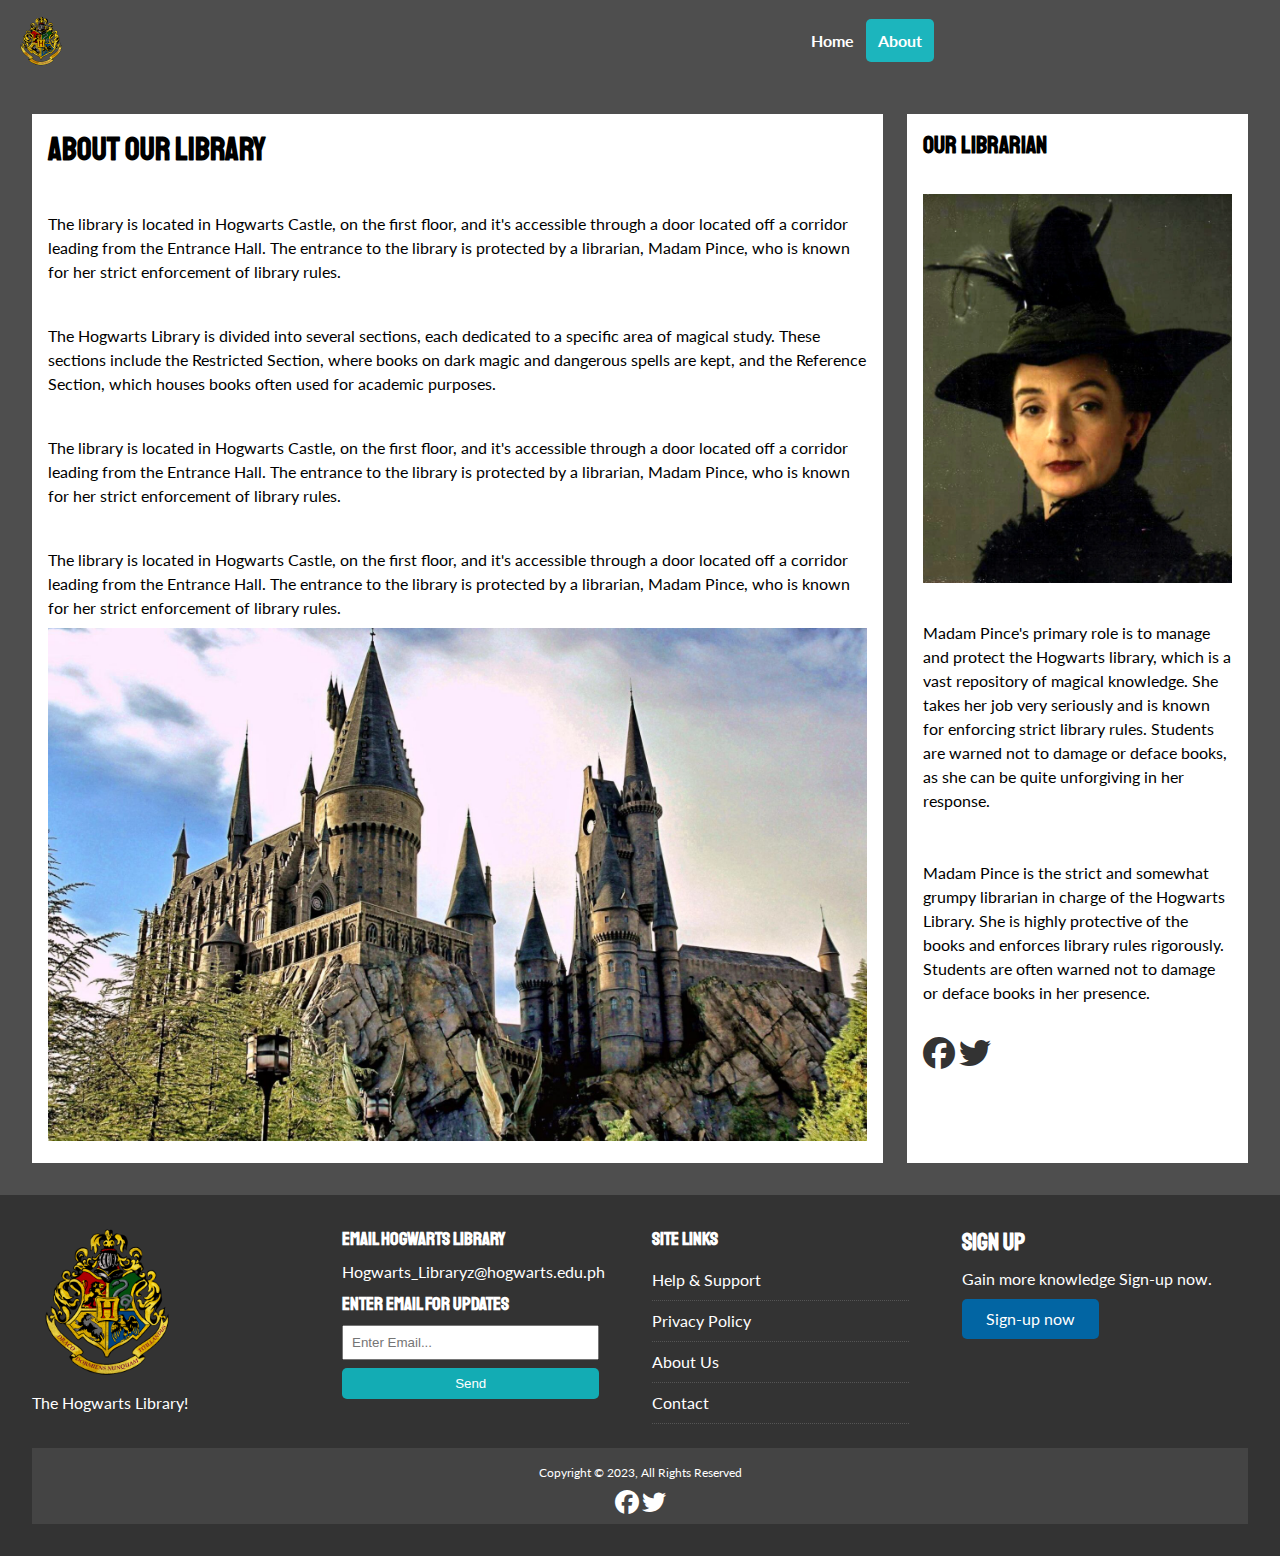
<file: about.html>
<!DOCTYPE html>
<html lang="en">
  <head>
    <meta charset="UTF-8" />
    <meta name="viewport" content="width=device-width, initial-scale=1.0" />
    <link
      rel="stylesheet"
      href="https://cdnjs.cloudflare.com/ajax/libs/font-awesome/6.4.2/css/all.min.css"
    />
    <link rel="preconnect" href="https://fonts.googleapis.com" />
    <link rel="preconnect" href="https://fonts.gstatic.com" crossorigin />
    <link
      href="https://fonts.googleapis.com/css?family=Lato|Staatliches"
      rel="stylesheet"
    />
    <link rel="stylesheet" href="./css/style.css" />
    <link
      rel="stylesheet"
      media="screen and (max-width: 768px)"
      href="./css/mobile.css"
    />
    <link rel="shortcut icon" href="favicon.ico" type="image/x-icon" />
    <title>About the Library</title>
  </head>
  <body>
    <!-- Navigation -->
    <nav id="main-nav">
      <div class="container">
        <img src="./images/pngwing.com.png" alt="Hogwarts Logo" class="logo" />       
        <ul>
          <li><a href="./index.html">Home</a></li>
          <li><a href="./about.html" class="current">About</a></li>
        </ul>
      </div>
    </nav>

    <!-- About -->
    <section id="about">
      <div class="container">
        <div class="page-container">
          <article class="card">
            <h1 class="l-heading">About Our Library</h1><br>
            <p>
              The library is located in Hogwarts Castle, on the first floor, and it's accessible through a door located off a corridor leading from the Entrance Hall. The entrance to the library is protected by a librarian, Madam Pince, who is known for her strict enforcement of library rules.
            </p><br>
            <p>
              The Hogwarts Library is divided into several sections, each dedicated to a specific area of magical study. These sections include the Restricted Section, where books on dark magic and dangerous spells are kept, and the Reference Section, which houses books often used for academic purposes.
            </p><br>
            <p>
              The library is located in Hogwarts Castle, on the first floor, and it's accessible through a door located off a corridor leading from the Entrance Hall. The entrance to the library is protected by a librarian, Madam Pince, who is known for her strict enforcement of library rules.
            </p><br>
            <p>
              The library is located in Hogwarts Castle, on the first floor, and it's accessible through a door located off a corridor leading from the Entrance Hall. The entrance to the library is protected by a librarian, Madam Pince, who is known for her strict enforcement of library rules.
            </p>
            <img src="images/1920x1200-5414192-hogwarts-background-hd.jpg" alt="librarian">


          </article>
          <aside class="card">
            <h2>Our librarian</h2><br>
            <img src="images/PinceProfile.webp" alt="librarian"><br>
            <p>
              <br>Madam Pince's primary role is to manage and protect the Hogwarts library, which is a vast repository of magical knowledge. She takes her job very seriously and is known for enforcing strict library rules. Students are warned not to damage or deface books, as she can be quite unforgiving in her response.<br><br>
              <br>Madam Pince is the strict and somewhat grumpy librarian in charge of the Hogwarts Library. She is highly protective of the books and enforces library rules rigorously. Students are often warned not to damage or deface books in her presence.
            </p><br>
          <div class="librarian-socmed">
            <a href="http://facebook.com" target="_blank"><i class="fab fa-facebook fa-2x"></i></a>
            <a href="http://twitter.com" target="_blank"><i class="fab fa-twitter fa-2x"></i></a>
          </div>
          </aside>
        </div>
      </div>
    </section>

    <!-- Footer -->
    <footer id="main-footer" class="py-2">
      <div class="container footer-container">
        <!-- column 1-->
        <div>
          <img src="./images/pngwing.com.png" alt="News Grid" />
          <p>
            The Hogwarts Library!
          </p>
        </div>

        <!-- 2nd column -->
        <div>
          <h3>Email Hogwarts Library</h3>
          <p>Hogwarts_Libraryz@hogwarts.edu.ph</p>
          <h3>Enter Email for Updates</h3>
          <form action="process.php">
            <input
              type="email"
              name="email"
              id="email"
              placeholder="Enter Email..."
            />
            <input type="submit" value="Send" class="btn btn-primary" />
          </form>
        </div>

        <!-- 3rd column -->
        <div>
          <h3>Site Links</h3>
          <ul class="list">
            <li><a href="#">Help & Support</a></li>
            <li><a href="#">Privacy Policy</a></li>
            <li><a href="about.html">About Us</a></li>
            <li><a href="#">Contact</a></li>
          </ul>
        </div>

        <!-- 4th column -->
        <div>
          <h2>Sign Up</h2>
          <p>
            Gain more knowledge Sign-up now.
          </p>
          <a href="#" class="btn btn-secondary">Sign-up now</a>
        </div>

        <!-- Copyright -->
        <div>
          <p>Copyright &copy; 2023, All Rights Reserved</p>
          <div class="librarian-socmed">
            <a href="http://facebook.com" target="_blank"><i class="fab fa-facebook fa-2x"></i></a>
            <a href="http://twitter.com" target="_blank"><i class="fab fa-twitter fa-2x"></i></a>
          </div>
        </div>
      </div>
    </footer>
  </body>
</html>
</file>
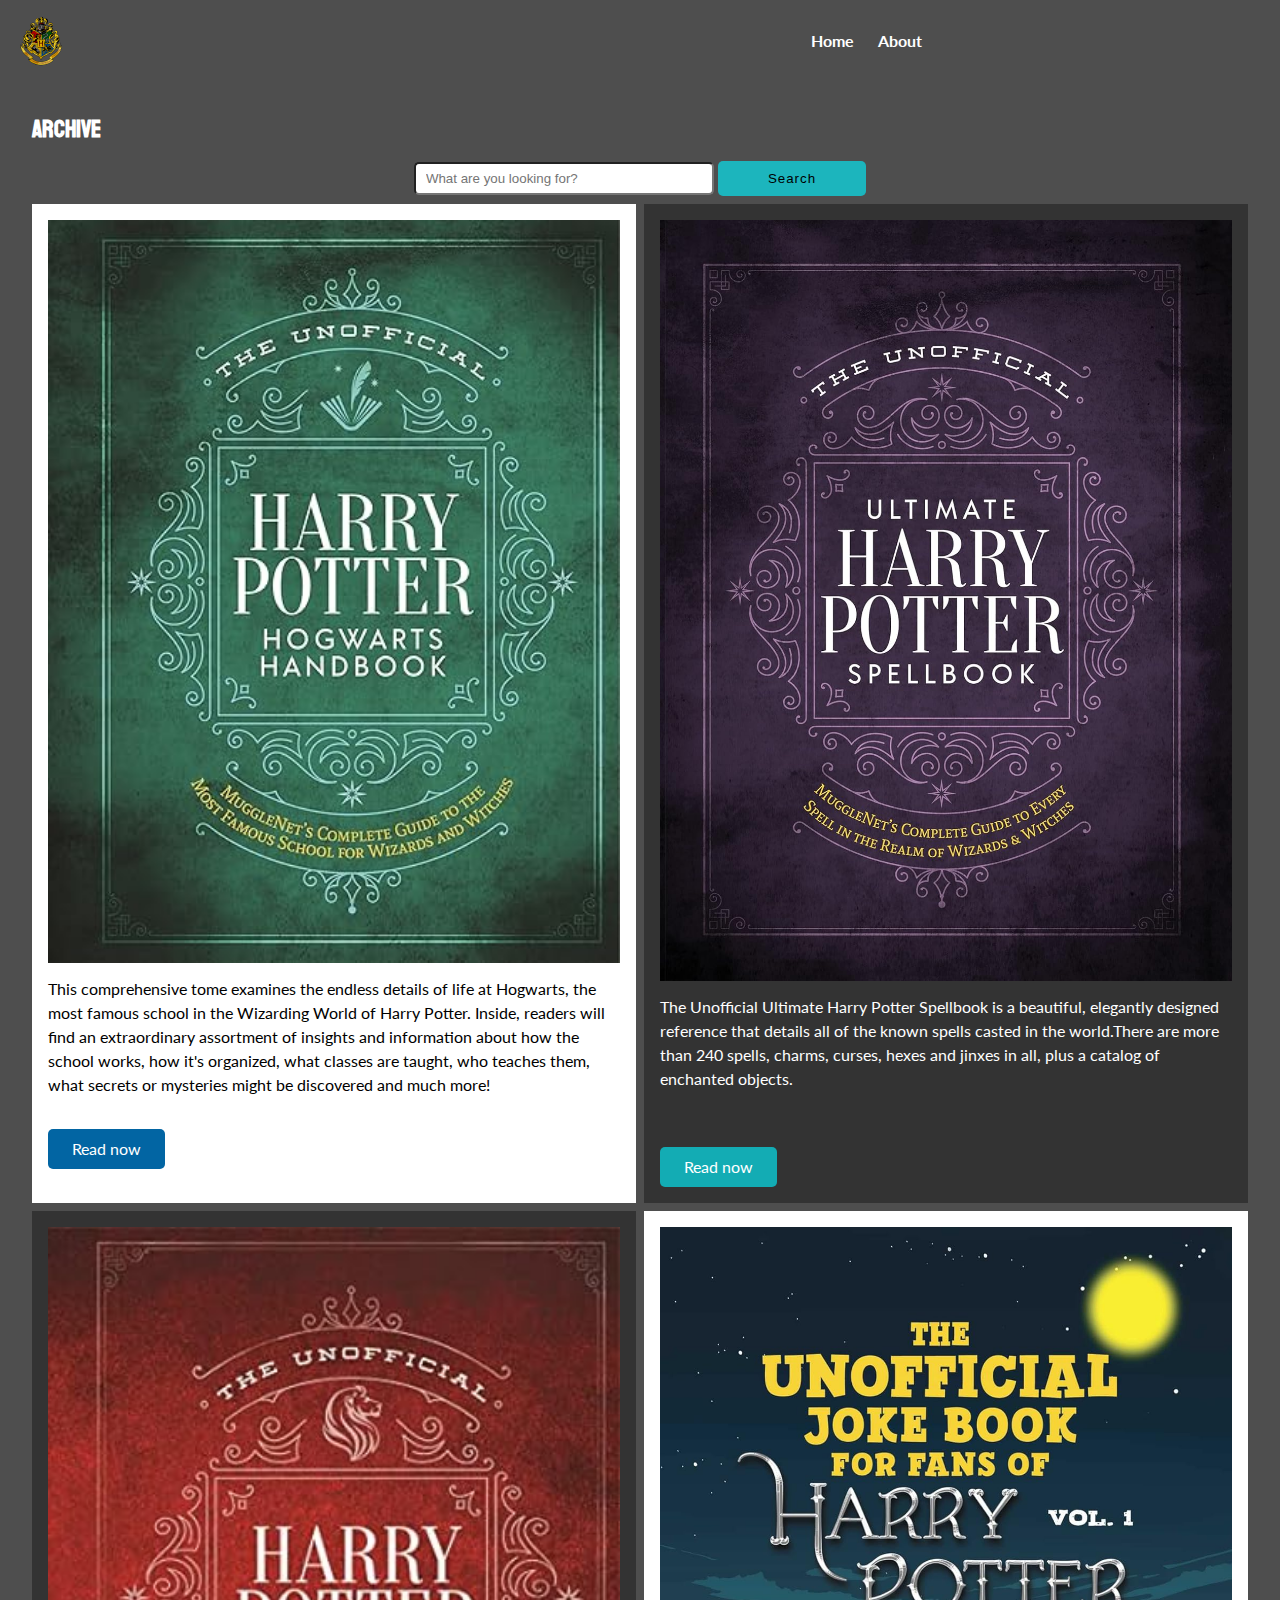
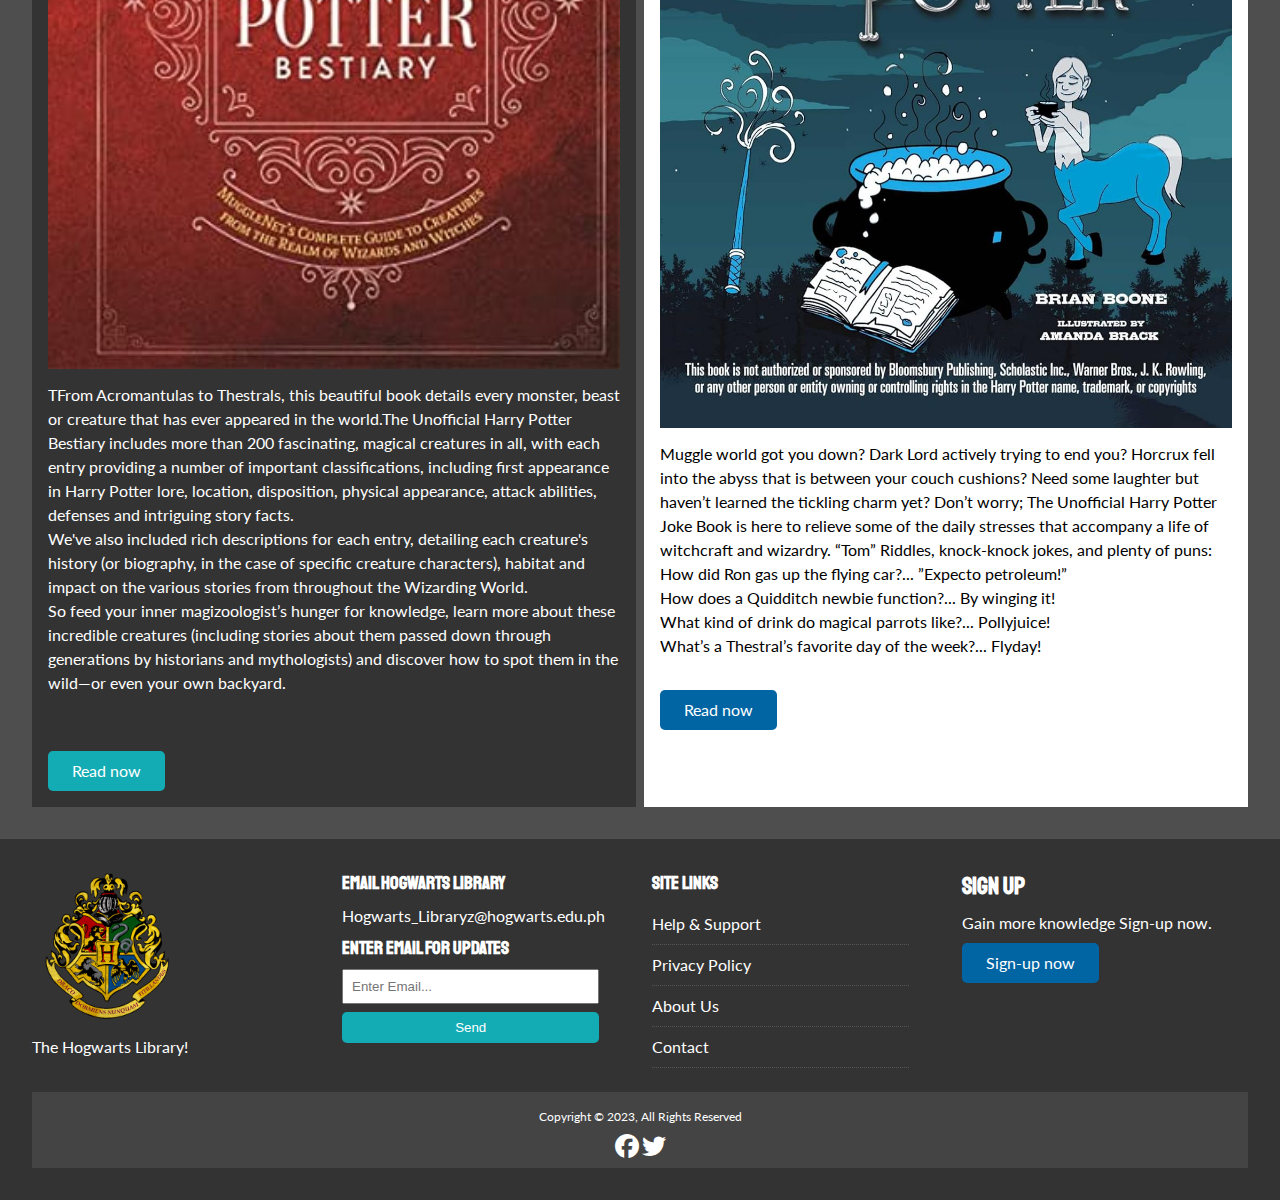
<file: archive.html>
<!DOCTYPE html>
<html lang="en">
  <head>
    <meta charset="UTF-8" />
    <meta name="viewport" content="width=device-width, initial-scale=1.0" />
    <link
      rel="stylesheet"
      href="https://cdnjs.cloudflare.com/ajax/libs/font-awesome/6.4.2/css/all.min.css"
    />
    <link rel="preconnect" href="https://fonts.googleapis.com" />
    <link rel="preconnect" href="https://fonts.gstatic.com" crossorigin />
    <link
      href="https://fonts.googleapis.com/css?family=Lato|Staatliches"
      rel="stylesheet"
    />
    <link rel="stylesheet" href="./css/style.css" />
    <link
      rel="stylesheet"
      media="screen and (max-width: 768px)"
      href="./css/mobile.css"
    />
    <link rel="shortcut icon" href="favicon.ico" type="image/x-icon" />
    <title>Archives</title>
  </head>
  <body>
    <!-- Navigation -->
    <nav id="main-nav">
      <div class="container">
        <img src="images/pngwing.com.png" alt="Hogwarts Logo" class="logo" />
        <ul>
          <li><a href="./index.html">Home</a></li>
          <li><a href="./about.html">About</a></li>
          
        </ul>
        
      </div>
    </nav>

    <!-- About -->
    <section id="home-articles" class="py-2">
      <div class="container">
        <h2 class="opening-title">Archive</h2>
        <div class="search-bar">
          <form class="search">
            <input type="text" class="search-box" placeholder="What are you looking for?">
            <button type="submit" class="search-btn">Search</button>
          </form> 
        </div>
        <div class="articles-container">
          <article class="card">
            <img src="./images/book2.jpg" alt="Content1" />
            <p>This comprehensive tome examines the endless details of life at Hogwarts, the most famous school in the Wizarding World of Harry Potter. Inside, readers will find an extraordinary assortment of insights and information about how the school works, how it's organized, what classes are taught, who teaches them, what secrets or mysteries might be discovered and much more!</p><br>
            <a href="#" class="btn btn-secondary">Read now</a>
          </article>

          <article class="card bg-dark">
            <img src="./images/book3.jpg" alt="Content1" />
            <p>The Unofficial Ultimate Harry Potter Spellbook is a beautiful, elegantly designed reference that details all of the known spells casted in the world.There are more than 240 spells, charms, curses, hexes and jinxes in all, plus a catalog of enchanted objects.</p><br><br>
            <a href="#" class="btn btn-primary">Read now</a>
          </article>
          
          <article class="card bg-dark">
            <img src="./images/book4.jpg" alt="Content1" />
            <p>TFrom Acromantulas to Thestrals, this beautiful book details every monster, beast or creature that has ever appeared in the world.The Unofficial Harry Potter Bestiary includes more than 200 fascinating, magical creatures in all, with each entry providing a number of important classifications, including first appearance in Harry Potter lore, location, disposition, physical appearance, attack abilities, defenses and intriguing story facts.<br>We've also included rich descriptions for each entry, detailing each creature's history (or biography, in the case of specific creature characters), habitat and impact on the various stories from throughout the Wizarding World.<br>So feed your inner magizoologist’s hunger for knowledge, learn more about these incredible creatures (including stories about them passed down through generations by historians and mythologists) and discover how to spot them in the wild―or even your own backyard.</p><br><br>
            <a href="#" class="btn btn-primary">Read now</a>
          </article>

          <article class="card">
            <img src="./images/book5.jpg" alt="Content1" />
            <p>Muggle world got you down? Dark Lord actively trying to end you? Horcrux fell into the abyss that is between your couch cushions? Need some laughter but haven’t learned the tickling charm yet? Don’t worry; The Unofficial Harry Potter Joke Book is here to relieve some of the daily stresses that accompany a life of witchcraft and wizardry. “Tom” Riddles, knock-knock jokes, and plenty of puns:
              <br>How did Ron gas up the flying car?... ”Expecto petroleum!”
              <br>How does a Quidditch newbie function?... By winging it!
              <br>What kind of drink do magical parrots like?... Pollyjuice!
              <br>What’s a Thestral’s favorite day of the week?... Flyday!</p><br>
            <a href="#" class="btn btn-secondary">Read now</a>
          </article>
                
        </div>
      </div>
    </section>
    <!-- Footer -->
    <footer id="main-footer" class="py-2">
      <div class="container footer-container">
        <!-- column 1-->
        <div>
          <img src="./images/pngwing.com.png" alt="News Grid" />
          <p>
            The Hogwarts Library!
          </p>
        </div>

        <!-- 2nd column -->
        <div>
          <h3>Email Hogwarts Library</h3>
          <p>Hogwarts_Libraryz@hogwarts.edu.ph</p>
          <h3>Enter Email for Updates</h3>
          <form action="process.php">
            <input
              type="email"
              name="email"
              id="email"
              placeholder="Enter Email..."
            />
            <input type="submit" value="Send" class="btn btn-primary" />
          </form>
        </div>

        <!-- 3rd column -->
        <div>
          <h3>Site Links</h3>
          <ul class="list">
            <li><a href="#">Help & Support</a></li>
            <li><a href="#">Privacy Policy</a></li>
            <li><a href="about.html">About Us</a></li>
            <li><a href="#">Contact</a></li>
          </ul>
        </div>

        <!-- 4th column -->
        <div>
          <h2>Sign Up</h2>
          <p>
           Gain more knowledge Sign-up now.
          </p>
          <a href="#" class="btn btn-secondary">Sign-up now</a>
        </div>

        <!-- Copyright -->
        <div>
          <p>Copyright &copy; 2023, All Rights Reserved</p>
          <div class="librarian-socmed">
            <a href="http://facebook.com" target="_blank"><i class="fab fa-facebook fa-2x"></i></a>
            <a href="http://twitter.com" target="_blank"><i class="fab fa-twitter fa-2x"></i></a>
          </div>
        </div>
      </div>
    </footer>
  </body>
</html>
</file>
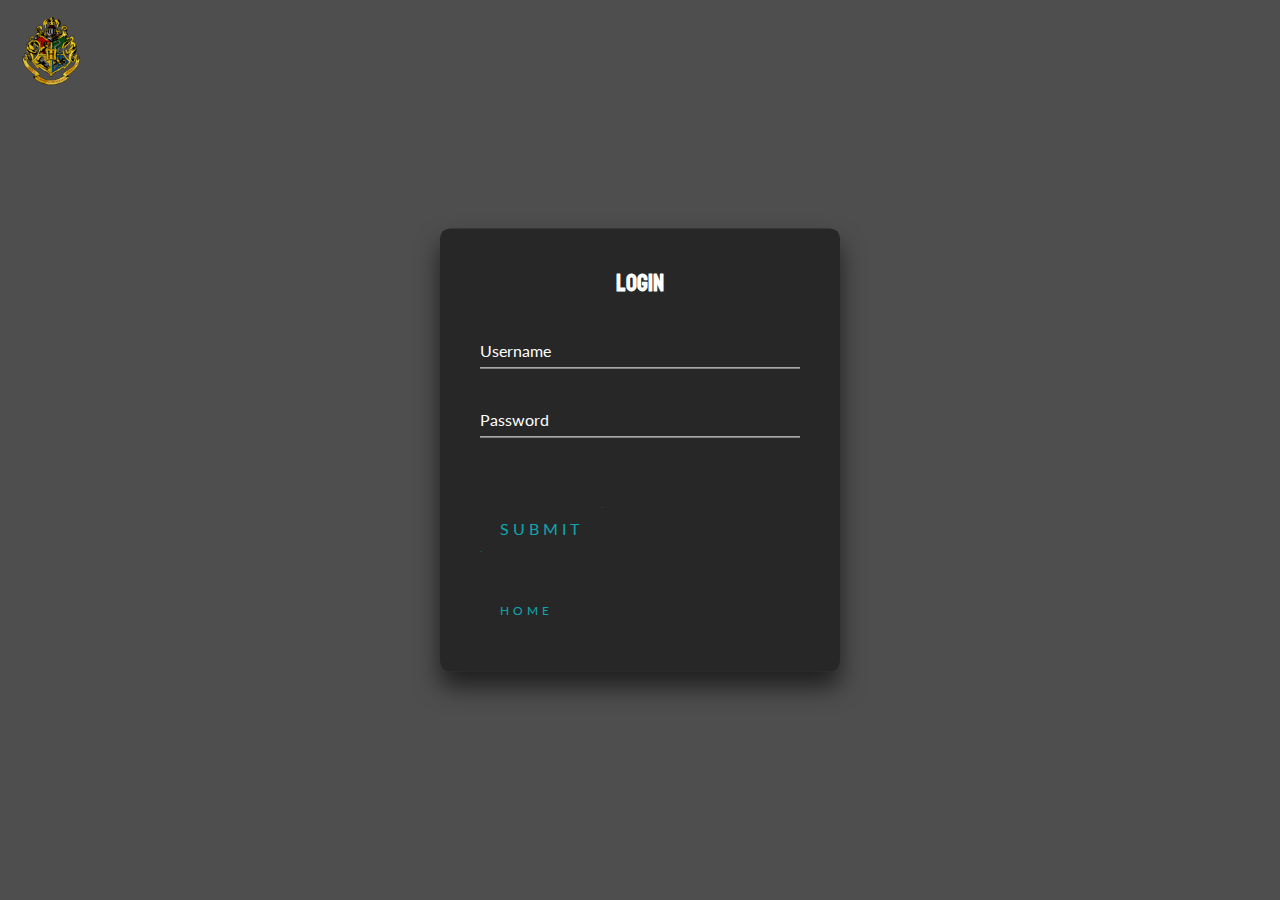
<file: log-in.html>
<!DOCTYPE html>
<html lang="en">
<head>
    <meta charset="UTF-8">
    <meta name="viewport" content="width=device-width, initial-scale=1.0">
    <title>Home</title>
    <link rel="preconnect" href="https://fonts.googleapis.com" />
    <link rel="preconnect" href="https://fonts.gstatic.com" crossorigin />
    <link
      href="https://fonts.googleapis.com/css?family=Lato|Staatliches"
      rel="stylesheet"
    />
    <link rel="stylesheet" href="./css/style.css" />
    <link
      rel="stylesheet"
      media="screen and (max-width: 768px)"
      href="./css/mobile.css"
    />
</head>
<body>
  <nav id="main-nav">
    <div class="container">
      <img src="images/pngwing.com.png" alt="Hogwarts Logo" class="logo-login" />
    </div>
  </nav>

  <div class="login-box">
    <h2>Login</h2>
    <form>
      <div class="user-box">
        <input type="text" name="" required="">
        <label>Username</label>
      </div>
      <div class="user-box">
        <input type="password" name="" required="">
        <label>Password</label>
      </div>
      <a href="archive.html">
        <span></span>
        <span></span>
        <span></span>
        <span></span>
        Submit
      </a>
    </form>
    <a class="login-return-home" href="index.html">Home</a>
  </div>
</body>
</html>
</file>
<file: css/style.css>
:root {
  --primary-color:  #03e8f4aa;
  --secondary-color: #0265a3;
  --light-color: #808080;
  --dark-color: #333333;
  
}

* {
  margin: 0;
  padding: 0;
  box-sizing: border-box;
}

body {
  font-family: "Lato", sans-serif;
  line-height: 1.5;
  background: #4e4e4e;
}

a {
  color: #333;
  text-decoration: none;
}

ul {
  list-style: none;
}

p {
  margin: 0.5rem 0;
}

img {
  width: 100%;
}

h1,
h2,
h3,
h4,
h5,
h6 {
  font-family: "Staatliches", cursive;
  margin-bottom: 0.55rem;
  line-height: 1.3;
  
}


/* Utility Classes */
.container {
  max-width: var(--max-width);
  margin: auto;
  padding: 0 2rem;
  overflow: hidden;
}



.btn.btn-dark {
  background: var(--dark-color);
}
.btn-primary {
  background: var(--primary-color);
}
.btn-secondary {
  background: var(--secondary-color);
}

.btn-block {
  display: block;
  width: 100%;
  text-align: center;
}

.card {
  background: #fff;
  padding: 1rem;
}

.bg-dark {
  background: var(--dark-color);
  color: #fff;
}

.bg-primary {
  background: var(--primary-color);
  color: #fff;
}
.bg-secondary {
  background: var(--secondary-color);
  color: #fff;
}

.py-1 {
  padding: 1.5rem 0;
}
.py-2 {
  padding: 2rem 0;
}

.p-1 {
  padding: 1.5rem 0;
}
.p-2 {
  padding: 2rem 0;
}


.bg-dark h1,
.bg-dark h2,
.bg-dark h3,
.bg-dark a,
.bg-primary h1,
.bg-primary h2,
.bg-primary h3,
.bg-primary a,
.bg-secondary h1,
.bg-secondary h2,
.bg-secondary h3,
.bg-secondary a {
  color: #fff;
}

.opening-title{
  color: #fff;
}

.list li {
  padding: 0.5rem 0;
  border-bottom: #555 dotted 1px;
  width: 90%;
}

.list li a:hover {
  color: var(--primary-color) !important;
}

/* Navigation */
#main-nav {
  background: #4e4e4e;
  position: sticky;
  top: 0;
  z-index: 2;
}

#main-nav .container {
  display: grid;
  grid-template-columns: 6fr 3fr 2fr;
  padding: 1rem;
  align-items: center;
}

#main-nav .logo {
  width: 50px;
}

#main-nav .logo-login {
  width: 70px;
}

#main-nav ul {
  justify-self: center;
  display: flex;
}

#main-nav ul li a {
  padding: 0.75rem;
  font-weight: bold;
  color: #fff;
}

#main-nav ul li a.current {
  background: var(--primary-color);
  color: #fff;
  border-radius: 5px;
}

#main-nav ul li a:hover {
  background: #03e8f4aa;
  color: #fff;
  border-radius: 5px;
  box-shadow: 0 0 5px #03e8f4aa,
                0 0 10px #03e8f4aa,
                0 0 50px #03e8f4aa,
                0 0 100px #03e8f4aa;
}


/* Showcase */
#showcase {
  color: #fff;
  background: #333;
  padding: 2rem;
  position: relative;
}
#showcase::before {
  content: "";
  background: url("../images/akrales_170630_1805_0209.webp") no-repeat center center/cover;
  position: absolute;
  top: 0;
  left: 0;
  width: 100%;
  height: 100%;
  opacity: 0.4;
}

#showcase .showcase-container {
  display: grid;
  grid-template-columns: repeat(2, 1fr);
  justify-content: center;
  align-items: center;
  height: 50vh;
}

#showcase .showcase-content {
  z-index: 1;
}

#showcase .showcase-content p {
  margin-bottom: 1rem;
}

.category {
  display: inline-block;
  color: #fff;
  font-size: 0.55rem;
  text-transform: uppercase;
  padding: 0.4rem 0.6rem;
  border-radius: 15px;
  margin-bottom: 0.5rem;
}

.btn {
  display: inline-block;
  border: none;
  background: var(--primary-color);
  color: #fff;
  padding: 0.5rem 1.5rem;
  border-radius: 5px;
}

.btn.btn-secondary {
  background: var(--secondary-color);
}

.btn:hover {
  opacity: 0.9;
  box-shadow: 0 0 5px #03e8f4aa,
                0 0 10px #03e8f4aa,
                0 0 50px #03e8f4aa,
                0 0 100px #03e8f4aa;
}

/* Login */

.login-box {
  position: absolute;
  top: 50%;
  left: 50%;
  width: 400px;
  padding: 40px;
  transform: translate(-50%, -50%);
  background: rgba(0,0,0,.5);
  box-sizing: border-box;
  box-shadow: 0 15px 25px rgba(0,0,0,.6);
  border-radius: 10px;
}

.login-box h2 {
  margin: 0 0 30px;
  padding: 0;
  color: #fff;
  text-align: center;
}

.login-box .user-box {
  position: relative;
}

.login-box .user-box input {
  width: 100%;
  padding: 10px 0;
  font-size: 16px;
  color: #fff;
  margin-bottom: 30px;
  border: none;
  border-bottom: 1px solid #fff;
  outline: none;
  background: transparent;
}
.login-box .user-box label {
  position: absolute;
  top:0;
  left: 0;
  padding: 10px 0;
  font-size: 16px;
  color: #fff;
  pointer-events: none;
  transition: .5s;
}

.login-box .user-box input:focus ~ label,
.login-box .user-box input:valid ~ label {
  top: -20px;
  left: 0;
  color: #03e8f4aa;
  font-size: 12px;
}

.login-box form a {
  position: relative;
  display: inline-block;
  padding: 10px 20px;
  color: #03e8f4aa;
  font-size: 16px;
  text-decoration: none;
  text-transform: uppercase;
  overflow: hidden;
  transition: .5s;
  margin-top: 40px;
  letter-spacing: 4px
}

.login-box a:hover {
  background: #03e8f4aa;
  color: #fff;
  border-radius: 5px;
  box-shadow: 0 0 5px #03e8f4aa,
                0 0 10px #03e8f4aa,
                0 0 50px #03e8f4aa,
                0 0 100px #03e8f4aa;
}

.login-box a span {
  position: absolute;
  display: block;
}

.login-box a span:nth-child(1) {
  top: 0;
  left: -100%;
  width: 100%;
  height: 2px;
  background: linear-gradient(90deg, transparent, #03e8f4aa);
  animation: btn-anim1 1s linear infinite;
}

@keyframes btn-anim1 {
  0% {
    left: -100%;
  }
  50%,100% {
    left: 100%;
  }
}

.login-box a span:nth-child(2) {
  top: -100%;
  right: 0;
  width: 2px;
  height: 100%;
  background: linear-gradient(180deg, transparent, #03e8f4aa);
  animation: btn-anim2 1s linear infinite;
  animation-delay: .25s
}

@keyframes btn-anim2 {
  0% {
    top: -100%;
  }
  50%,100% {
    top: 100%;
  }
}

.login-box a span:nth-child(3) {
  bottom: 0;
  right: -100%;
  width: 100%;
  height: 2px;
  background: linear-gradient(270deg, transparent, #03e8f4aa);
  animation: btn-anim3 1s linear infinite;
  animation-delay: .5s
}

@keyframes btn-anim3 {
  0% {
    right: -100%;
  }
  50%,100% {
    right: 100%;
  }
}

.login-box a span:nth-child(4) {
  bottom: -100%;
  left: 0;
  width: 2px;
  height: 100%;
  background: linear-gradient(360deg, transparent, #03e8f4aa);
  animation: btn-anim4 1s linear infinite;
  animation-delay: .75s
}

@keyframes btn-anim4 {
  0% {
    bottom: -100%;
  }
  50%,100% {
    bottom: 100%;
  }
}
 .login-return-home{

  position: relative;
  display: inline-block;
  padding: 5px 20px;
  color: #03e8f4aa;
  font-size: 12px;
  text-decoration: none;
  text-transform: uppercase;
  overflow: hidden;
  transition: .5s;
  margin-top: 40px;
  letter-spacing: 4px

 }



/* Articles */


#home-articles .articles-container {
  display: grid;
  grid-template-columns: repeat(2, 1fr);
  grid-gap: 0.5rem;
}


.course-list{
  background: #0265a3;
}

.search-bar{
  width: 100%;
  height: 50px;
  background-color: transparent;
  display: flex;
  align-items: center;
  justify-content: center;
  
}

form .search-box{
  background: #fff;
  width: 300px;
  height: 33px;
  padding-left: 10px;
  border-radius: 5px;
}

form .search-btn{
  background: var(--primary-color);
  padding: 10px 50px;
  outline: none;
  border: none;
  letter-spacing: 1px;
  cursor: pointer;
  border-radius: 5px;
}

form .search-btn:hover{
  opacity: 0.9;
  box-shadow: 0 0 5px #03e8f4aa,
                0 0 10px #03e8f4aa,
                0 0 50px #03e8f4aa,
                0 0 100px #03e8f4aa;
}

/* Footer */
#main-footer {
  background: var(--dark-color);
  color: #fff;
}

#main-footer img {
  width: 150px;
}

#main-footer a {
  color: #fff;
}

#main-footer .footer-container {
  display: grid;
  grid-template-columns: repeat(4, 1fr);
  grid-gap: 1.5rem;
}

#main-footer .footer-container input[type="email"],
#main-footer .footer-container input[type="submit"] {
  width: 90%;
  padding: .5rem;
  margin-bottom: 0.5rem;
}

#main-footer .footer-container > *:last-child {
  background: #444;
  grid-column: 1 / span 4;
  padding: 0.5rem;
  font-size: 0.75rem;
  text-align: center;
}

/* Inner Page Grid Container */
.page-container {
  display: grid;
  grid-template-columns: 5fr 2fr;
  margin: 2rem 0;
  grid-gap: 1.5rem;
}
</file>
<file: css/mobile.css>
/* Navbar */
#main-nav .social {
  display: none;
}

#main-nav .container {
  grid-template-columns: 1fr;
  grid-gap: 1.2rem;
}

#main-nav ul,
#main-nav .logo {
  justify-self: center;
}

#main-nav ul li a {
  padding: 0.5rem;
}

/* articles */
#home-articles .articles-container {
  grid-template-columns: repeat(2, 1fr);
}


@media (max-width: 600px) {
  #showcase .showcase-container,
  #home-articles .articles-container,
  #main-footer .footer-container {
    grid-template-columns: 1fr;
  }

  #main-footer .footer-container > *:last-child {
    grid-column: 1;
  }



  #main-footer .footer-container > *:first-child,
  #main-footer .footer-container > *:nth-child(2) {
    border-bottom: #444 dotted 1px;
    padding-bottom: 1rem;
  }

  .page-container {
    grid-template-columns: 1fr;
    text-align: center;
  }
  .l-heading {
    font-size: 2rem;
  }
}
</file>
